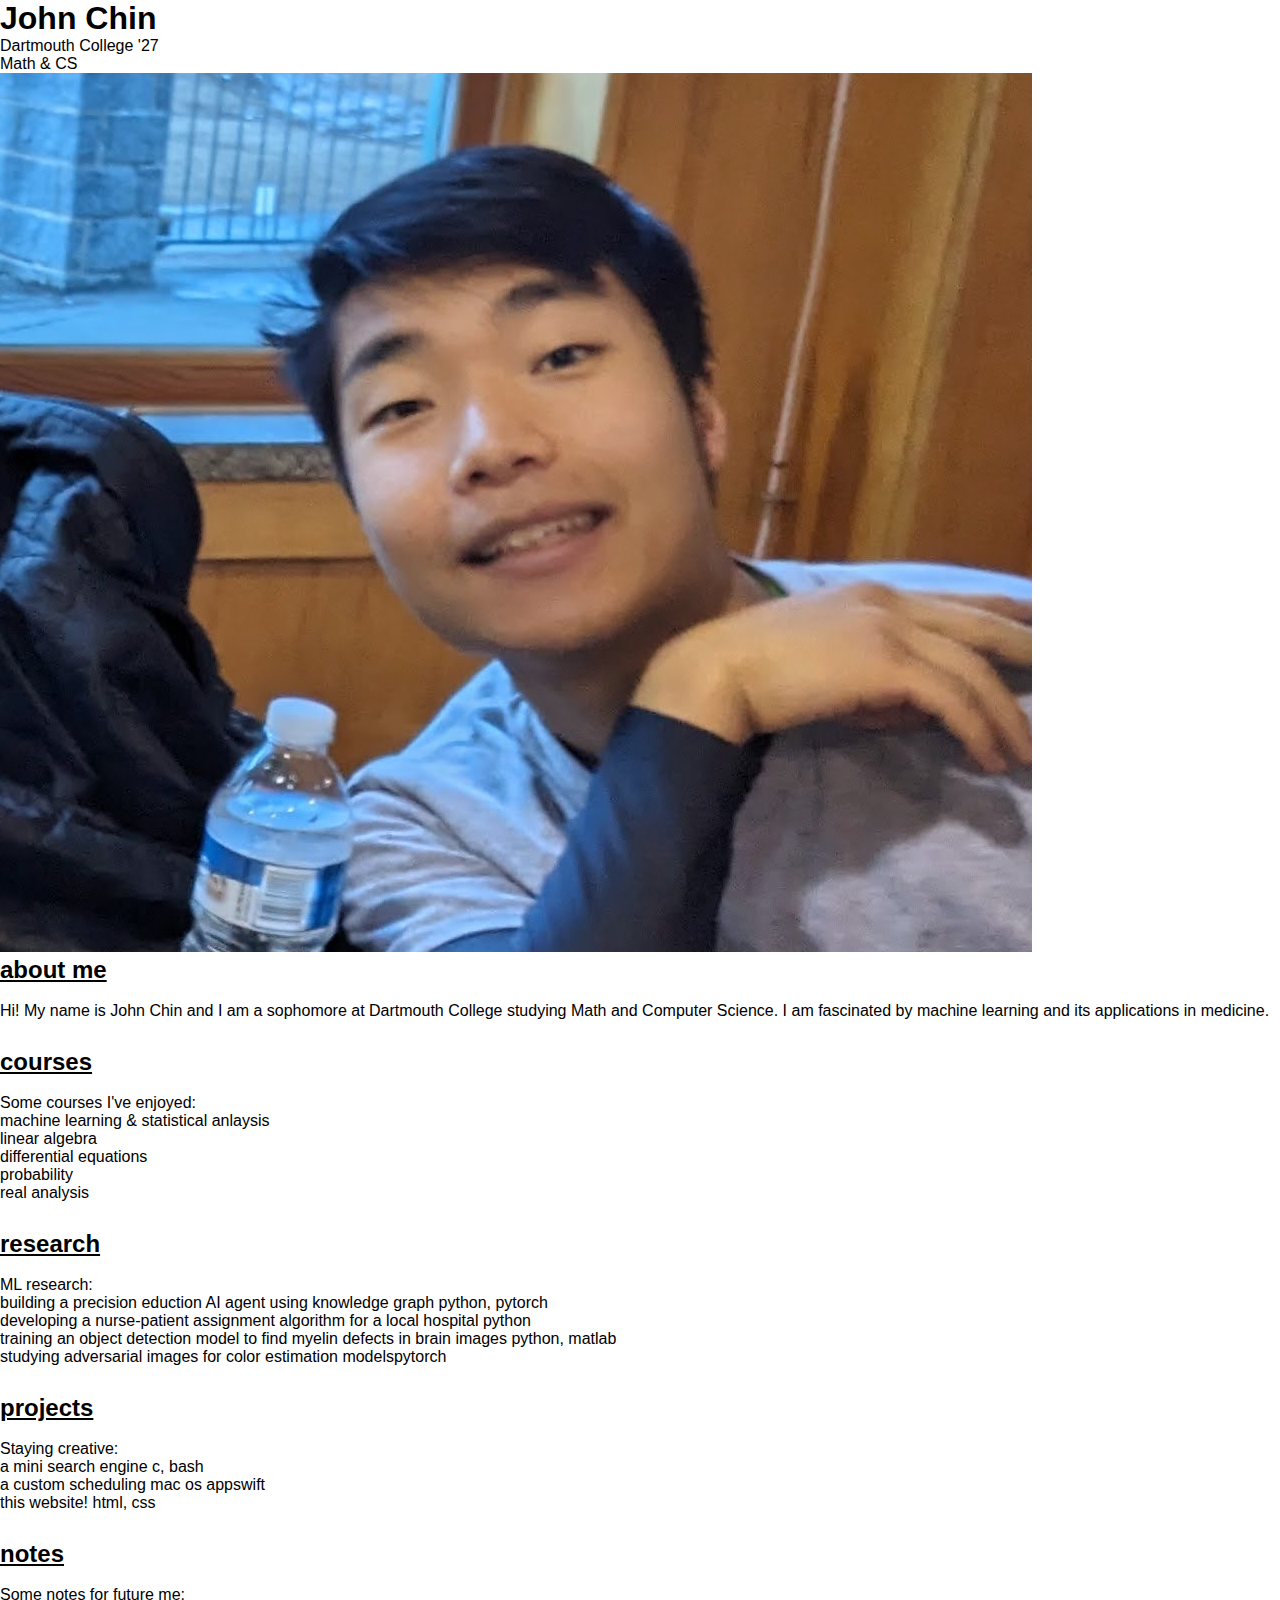
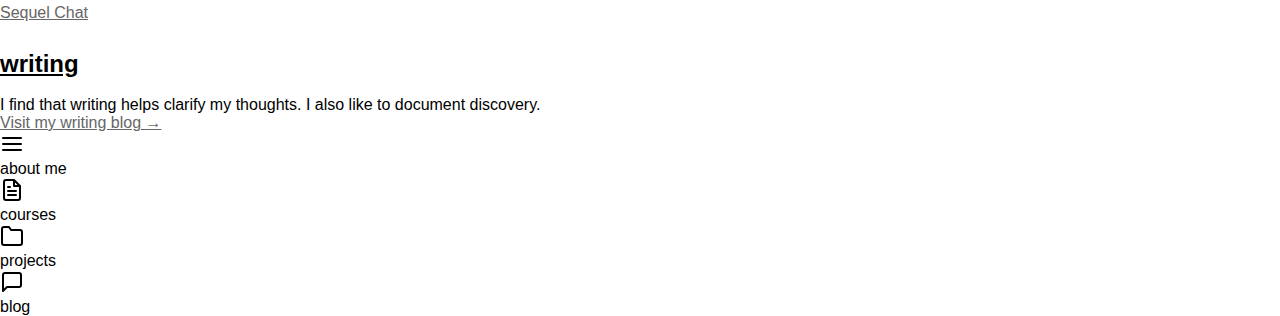
<file: index.html>
<!DOCTYPE html>
<html lang="en">
  <head>
    <meta charset="UTF-8" />
    <link rel="stylesheet" href="./index.css" />
    <meta name="viewport" content="width=device-width, initial-scale=1.0" />
    <link rel="preconnect" href="https://fonts.googleapis.com" />
    <link rel="preconnect" href="https://fonts.gstatic.com" crossorigin />
    <link
      href="https://fonts.googleapis.com/css2?family=Special+Elite&family=Yuji+Mai&display=swap"
      rel="stylesheet"
    />
    <title>John Chin</title>
  </head>
  <body>
    <!-- this is my comment-->
    <div class="top-text">
      <h1>John Chin</h1>
      <p>Dartmouth College '27</p>
      <p>Math & CS</p>
      <img src="./assets/profile_pic.jpeg" alt="Profile picture" />
    </div>

    <div class="main-wrapper">
      <div class="main-sections">
        <h2><u>about me</u></h2>
        <p></p>
        <p>
          <br />
          Hi! My name is John Chin and I am a sophomore at Dartmouth College
          studying Math and Computer Science. I am fascinated by machine
          learning and its applications in medicine.
        </p>
      </div>
      <div class="main-sections">
        <h2><br /><u>courses</u></h2>
        <p>
          <br />
          Some courses I've enjoyed:
        </p>
        <ul>
          <li>machine learning & statistical anlaysis</li>
          <li>linear algebra</li>
          <li>differential equations</li>
          <li>probability</li>
          <li>real analysis</li>
        </ul>
      </div>
      <div class="main-sections">
        <h2><br /><u>research</u></h2>
        <p>
          <br />
          ML research:
        </p>
        <ul>
          <li>building a precision eduction AI agent using knowledge graph <span class="highlight-bubble">python, pytorch</span></li>
          <li>
            developing a nurse-patient assignment algorithm for a local hospital <span class="highlight-bubble">python</span>
          </li>
          <li>
            training an object detection model to find myelin defects in brain
            images <span class="highlight-bubble">python, matlab</span>
          </li>
          <li>studying adversarial images for color estimation models<span class="highlight-bubble">pytorch</span></li>
        </ul>
      </div>
      <div class="main-sections">
        <h2><br /><u>projects</u></h2>
        <p>
          <br />
          Staying creative: 
        </p>
        <ul>
          <li>a mini search engine <span class="highlight-bubble">c, bash</span></li>
          <li>a custom scheduling mac os app<span class="highlight-bubble">swift</span></li>
          <li>this website! <span class="highlight-bubble">html, css</span></li>
      </div>
      <div class="main-sections">
        <h2><br /><u>notes</u></h2>
        <p>
          <br />
          Some notes for future me:
        </p>
        <ul>
          <li><a href="sql_note.html" style="color: #666; text-decoration: underline"
            >Sequel Chat</a
          ></li>
      </div>
      <div class="main-sections">
        <h2><br /><u>writing</u></h2>
        <p>
          <br />
          I find that writing helps clarify my thoughts. I also like to document
          discovery.
          <br />
          <a href="blog.html" style="color: #666; text-decoration: underline"
            >Visit my writing blog →</a
          >
        </p>
      </div>
    </div>

    <div class="navbar">
      <div class="navitem">
        <svg
          xmlns="http://www.w3.org/2000/svg"
          width="24"
          height="24"
          viewBox="0 0 24 24"
          fill="none"
          stroke="#000000"
          stroke-width="2"
          stroke-linecap="round"
          stroke-linejoin="round"
        >
          <line x1="3" y1="12" x2="21" y2="12"></line>
          <line x1="3" y1="6" x2="21" y2="6"></line>
          <line x1="3" y1="18" x2="21" y2="18"></line>
        </svg>
        <p>about me</p>
      </div>
      <div class="navitem">
        <svg
          xmlns="http://www.w3.org/2000/svg"
          width="24"
          height="24"
          viewBox="0 0 24 24"
          fill="none"
          stroke="#000000"
          stroke-width="2"
          stroke-linecap="round"
          stroke-linejoin="round"
        >
          <path
            d="M14 2H6a2 2 0 0 0-2 2v16c0 1.1.9 2 2 2h12a2 2 0 0 0 2-2V8l-6-6z"
          />
          <path d="M14 3v5h5M16 13H8M16 17H8M10 9H8" />
        </svg>
        <p>courses</p>
      </div>
      <div class="navitem">
        <svg
          xmlns="http://www.w3.org/2000/svg"
          width="24"
          height="24"
          viewBox="0 0 24 24"
          fill="none"
          stroke="#000000"
          stroke-width="2"
          stroke-linecap="round"
          stroke-linejoin="round"
        >
          <path
            d="M22 19a2 2 0 0 1-2 2H4a2 2 0 0 1-2-2V5a2 2 0 0 1 2-2h5l2 3h9a2 2 0 0 1 2 2z"
          ></path>
        </svg>
        <p>projects</p>
      </div>
      <div class="navitem">
        <a href="blog.html" style="text-decoration: none; color: inherit">
          <svg
            xmlns="http://www.w3.org/2000/svg"
            width="24"
            height="24"
            viewBox="0 0 24 24"
            fill="none"
            stroke="#000000"
            stroke-width="2"
            stroke-linecap="round"
            stroke-linejoin="round"
          >
            <path
              d="M21 15a2 2 0 0 1-2 2H7l-4 4V5a2 2 0 0 1 2-2h14a2 2 0 0 1 2 2z"
            ></path>
          </svg>
          <p>blog</p>
        </a>
      </div>
    </div>

    <!-- <div class="Lists">
      <ul>
        <li>List item #1</li>
        <li>List item #2</li>
        <li>List item #3</li>
      </ul>
      <ol>
        <li>List item #1</li>
        <li>List item #2</li>
        <li>List item #3</li>
      </ol>
    </div>

    <button>Click me</button>

    <form>
      <h2>Form title</h2>
      <input type="text" placeholder="Enter your first name" />
      <input type="password" />
    </form>

    <a href="https://www.klove.com/" target="_blank">go to klove</a>
    <img
      src="https://drupal8-prod.visitcalifornia.com/sites/drupal8-prod.visitcalifornia.com/files/VC_TheLostBoysSantaCruzTour_SantaCruzBeachBoardwalk_RM_D954X0_1280x640_0.jpg"
      alt=""
    />
    <br />
    <img src="./water.png" style="width: 100px" />
    <table>
      <tr>
        <th>Col 1</th>
        <th>Col 2</th>
        <th>Col 3</th>
      </tr>
      <tr>
        <td>cell 1</td>
        <td>cell 2</td>
        <td>cell 3</td>
      </tr>
    </table> -->
  </body>
</html>
</file>
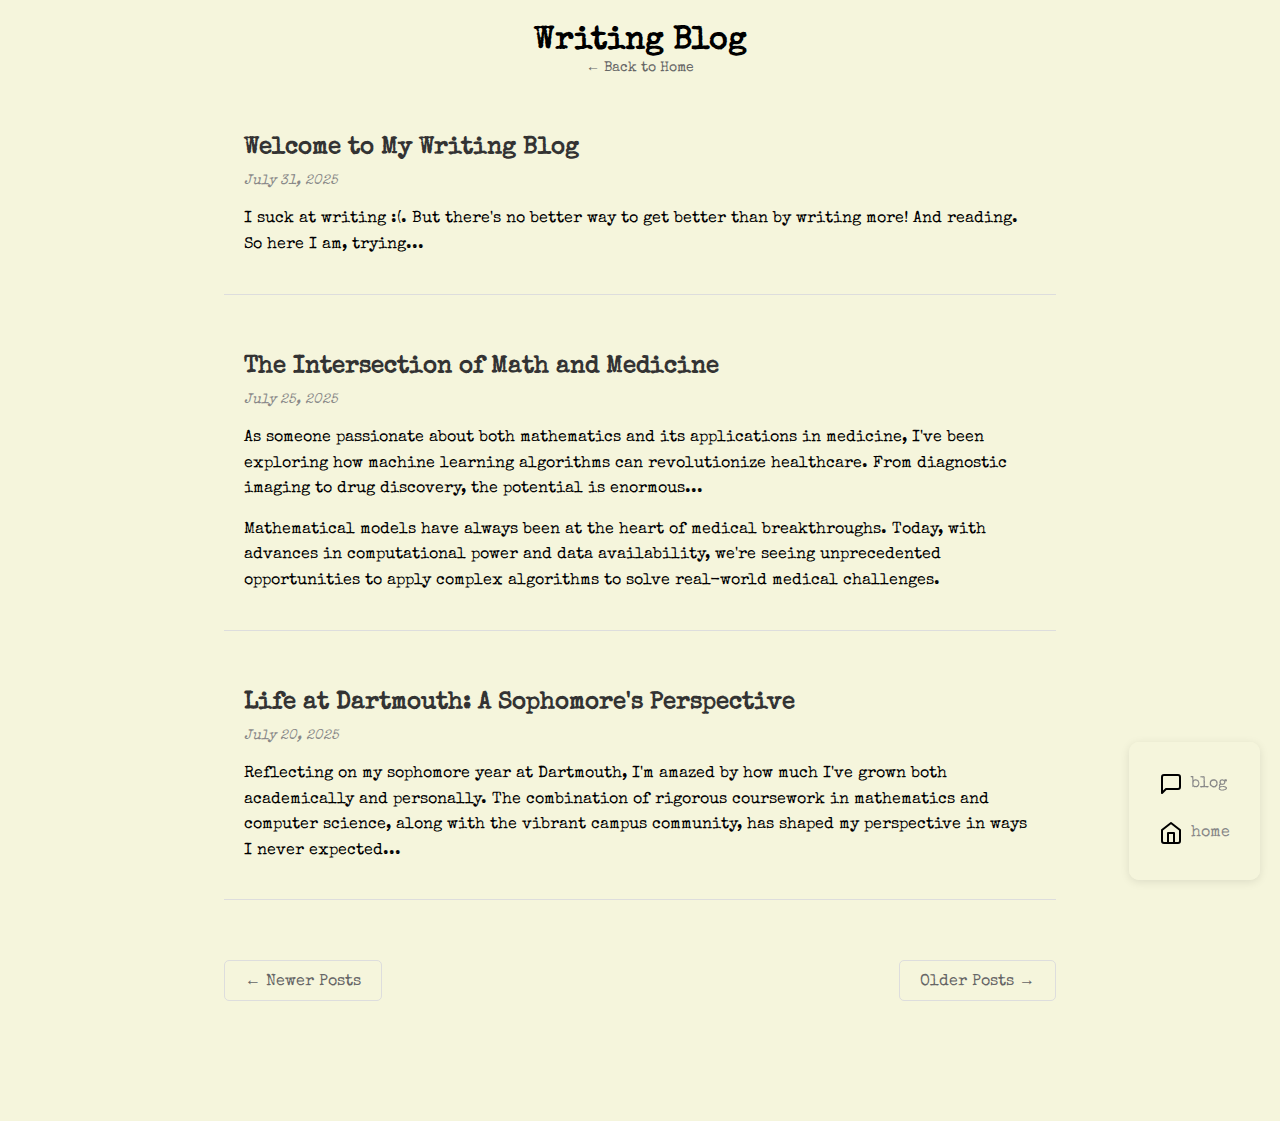
<file: blog.html>
<!DOCTYPE html>
<html lang="en">
  <head>
    <meta charset="UTF-8" />
    <link rel="stylesheet" href="./blog.css" />
    <meta name="viewport" content="width=device-width, initial-scale=1.0" />
    <link rel="preconnect" href="https://fonts.googleapis.com" />
    <link rel="preconnect" href="https://fonts.gstatic.com" crossorigin />
    <link
      href="https://fonts.googleapis.com/css2?family=Special+Elite&family=Yuji+Mai&display=swap"
      rel="stylesheet"
    />
    <title>John Chin - Writing Blog</title>
  </head>
  <body>
    <div class="top-text">
      <h1>Writing Blog</h1>
      <p><a href="index.html" class="back-link">← Back to Home</a></p>
    </div>

    <div class="main-wrapper">
      <div class="blog-post">
        <h2>Welcome to My Writing Blog</h2>
        <p class="post-date">July 31, 2025</p>
        <p>
          I suck at writing :(. But there's no better way to get better than by
          writing more! And reading. So here I am, trying...
        </p>
      </div>

      <div class="blog-post">
        <h2>The Intersection of Math and Medicine</h2>
        <p class="post-date">July 25, 2025</p>
        <p>
          As someone passionate about both mathematics and its applications in
          medicine, I've been exploring how machine learning algorithms can
          revolutionize healthcare. From diagnostic imaging to drug discovery,
          the potential is enormous...
        </p>
        <p>
          Mathematical models have always been at the heart of medical
          breakthroughs. Today, with advances in computational power and data
          availability, we're seeing unprecedented opportunities to apply
          complex algorithms to solve real-world medical challenges.
        </p>
      </div>

      <div class="blog-post">
        <h2>Life at Dartmouth: A Sophomore's Perspective</h2>
        <p class="post-date">July 20, 2025</p>
        <p>
          Reflecting on my sophomore year at Dartmouth, I'm amazed by how much
          I've grown both academically and personally. The combination of
          rigorous coursework in mathematics and computer science, along with
          the vibrant campus community, has shaped my perspective in ways I
          never expected...
        </p>
      </div>

      <div class="blog-navigation">
        <a href="#" class="nav-button">← Newer Posts</a>
        <a href="#" class="nav-button">Older Posts →</a>
      </div>
    </div>

    <div class="navbar">
      <div class="navitem">
        <svg
          xmlns="http://www.w3.org/2000/svg"
          width="24"
          height="24"
          viewBox="0 0 24 24"
          fill="none"
          stroke="#000000"
          stroke-width="2"
          stroke-linecap="round"
          stroke-linejoin="round"
        >
          <path
            d="M21 15a2 2 0 0 1-2 2H7l-4 4V5a2 2 0 0 1 2-2h14a2 2 0 0 1 2 2z"
          ></path>
        </svg>
        <p>blog</p>
      </div>
      <div class="navitem">
        <a href="index.html" style="text-decoration: none; color: inherit">
          <svg
            xmlns="http://www.w3.org/2000/svg"
            width="24"
            height="24"
            viewBox="0 0 24 24"
            fill="none"
            stroke="#000000"
            stroke-width="2"
            stroke-linecap="round"
            stroke-linejoin="round"
          >
            <path d="M3 9l9-7 9 7v11a2 2 0 0 1-2 2H5a2 2 0 0 1-2-2z"></path>
            <polyline points="9,22 9,12 15,12 15,22"></polyline>
          </svg>
          <p>home</p>
        </a>
      </div>
    </div>
  </body>
</html>
</file>
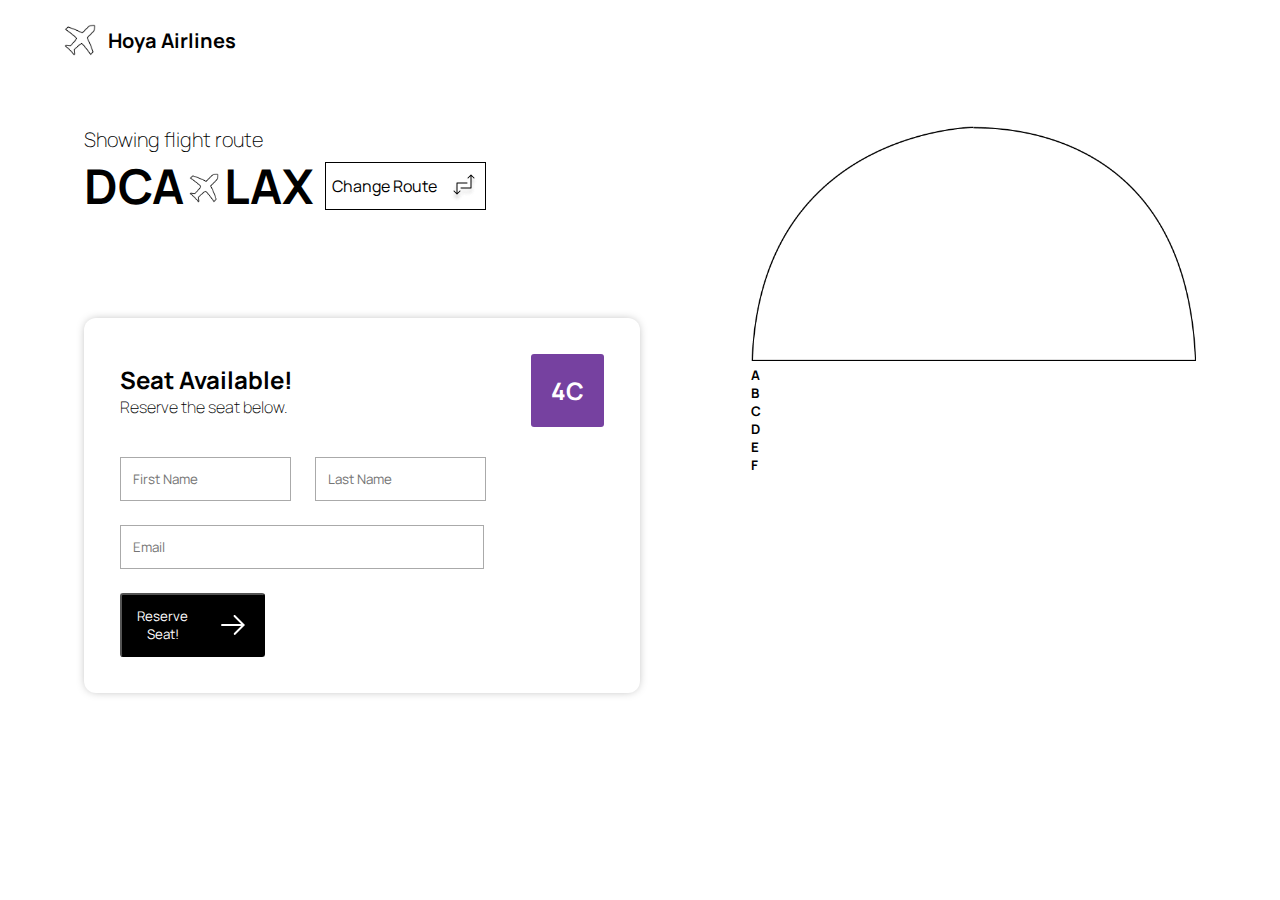
<file: flight.html>
<!DOCTYPE html>
<html lang="en">
  <head>
    <meta charset="UTF-8" />
    <link rel="stylesheet" href="./flight.css" />
    <meta name="viewport" content="width=device-width, initial-scale=1.0" />
    <link rel="preconnect" href="https://fonts.googleapis.com" />
    <link rel="preconnect" href="https://fonts.gstatic.com" crossorigin />
    <link
      href="https://fonts.googleapis.com/css2?family=Manrope:wght@200..800&display=swap"
      rel="stylesheet" />
    <title>Hoya Airlines</title>
  </head>
  <body>
    <div class="content">
      <div class="navbar">
        <img src="./assets/logo.png" />
        <h1>Hoya Airlines</h1>
      </div>
      <div class="main-container">
        <div class="left">
          <div class="left-top">
            <h6>Showing flight route</h6>
            <div class="left-top-route">
              <h3>DCA</h3>
              <img src="./assets/logo.png" id="plane" />
              <h3>LAX</h3>
              <a href="index.html" class="pancake"
                ><p>Change Route</p> <img src="./assets/change.png"
              /></a>
            </div>
          </div>
          <div class="left-main">
            <div class="left-main-top">
              <div class="left-main-top-left">
                <h5>Seat Available!</h5>
                <p>Reserve the seat below.</p>
              </div>
              <h4 id="seat-number">4C</h4>
            </div>
            <div class="left-main-form">
              <div class="left-main-form-row">
                <input type="text" placeholder="First Name" />
                <input type="text" placeholder="Last Name" />
              </div>
              <input type="text" placeholder="Email" id="email-input" />
              <button>
                <p>Reserve Seat!</p>
                <img src="./assets/arrow.png" />
              </button>
            </div>
          </div>
        </div>
        <div class="right">
          <img id="plane-top" src="./assets/plane-front.png" />
          <div class="plane-rows">
            <div class="plane-side">
              <h5>A</h5>
              <h5>B</h5>
              <h5>C</h5>
              <div class="seat"></div>
              <div class="seat"></div>
              <div class="seat"></div>
              <div class="seat"></div>
              <div class="seat"></div>
              <div class="seat"></div>
              <div class="seat"></div>
              <div class="seat"></div>
              <div class="seat taken"></div>
              <div class="seat"></div>
              <div class="seat"></div>
              <div class="seat selected"></div>
              <div class="seat"></div>
              <div class="seat"></div>
              <div class="seat"></div>
              <div class="seat taken"></div>
              <div class="seat"></div>
              <div class="seat"></div>
              <div class="seat"></div>
              <div class="seat"></div>
              <div class="seat"></div>
              <div class="seat taken"></div>
              <div class="seat"></div>
              <div class="seat"></div>
              <div class="seat"></div>
              <div class="seat"></div>
              <div class="seat"></div>
              <div class="seat taken"></div>
              <div class="seat"></div>
              <div class="seat"></div>
              <div class="seat"></div>
              <div class="seat"></div>
              <div class="seat"></div>
              <div class="seat"></div>
              <div class="seat"></div>
              <div class="seat"></div>
            </div>
            <div class="plane-side">
              <h5>D</h5>
              <h5>E</h5>
              <h5>F</h5>
              <div class="seat"></div>
              <div class="seat"></div>
              <div class="seat"></div>
              <div class="seat"></div>
              <div class="seat"></div>
              <div class="seat"></div>
              <div class="seat"></div>
              <div class="seat"></div>
              <div class="seat"></div>
              <div class="seat"></div>
              <div class="seat"></div>
              <div class="seat"></div>
              <div class="seat"></div>
              <div class="seat"></div>
              <div class="seat"></div>
              <div class="seat"></div>
              <div class="seat"></div>
              <div class="seat"></div>
              <div class="seat"></div>
              <div class="seat"></div>
              <div class="seat"></div>
              <div class="seat"></div>
              <div class="seat"></div>
              <div class="seat"></div>
              <div class="seat"></div>
              <div class="seat"></div>
              <div class="seat"></div>
              <div class="seat"></div>
              <div class="seat"></div>
              <div class="seat"></div>
              <div class="seat"></div>
              <div class="seat"></div>
              <div class="seat"></div>
              <div class="seat"></div>
              <div class="seat"></div>
              <div class="seat"></div>
            </div>
          </div>
        </div>
      </div>
    </div>
  </body>
</html>
</file>
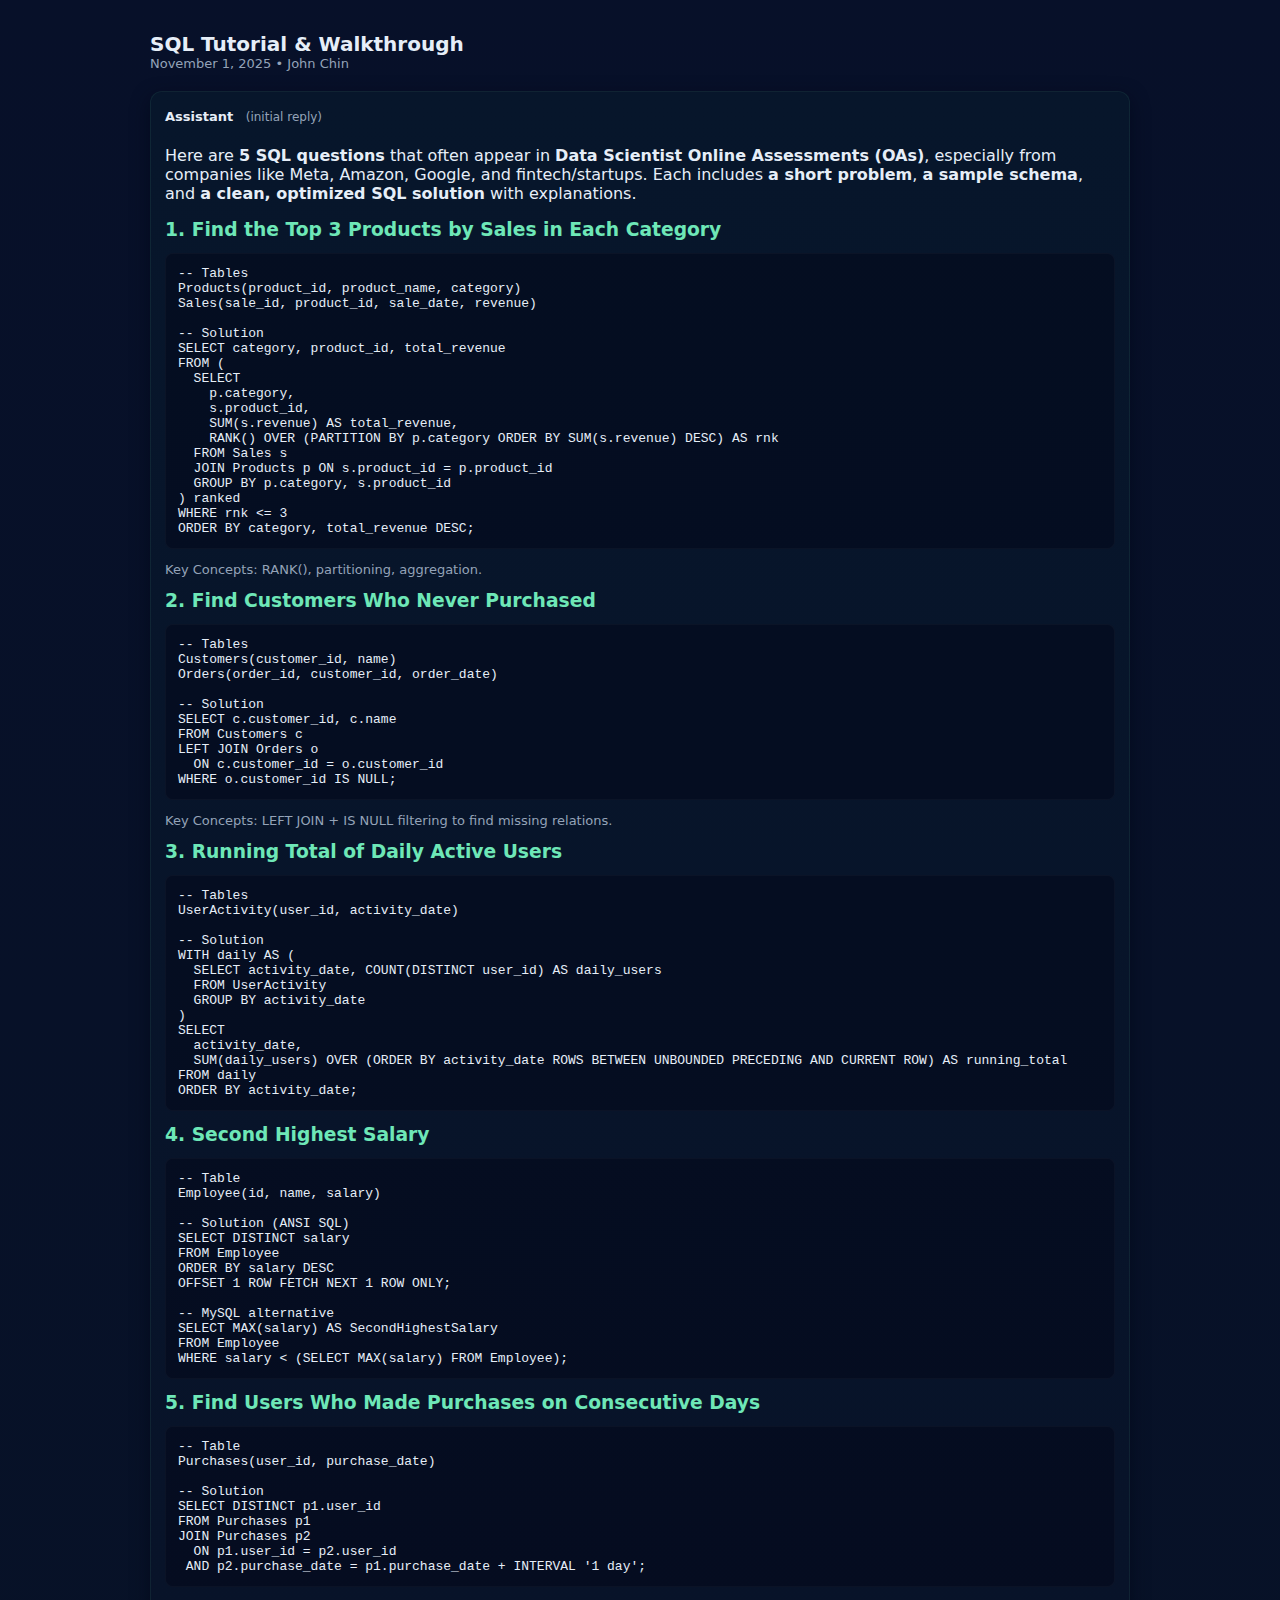
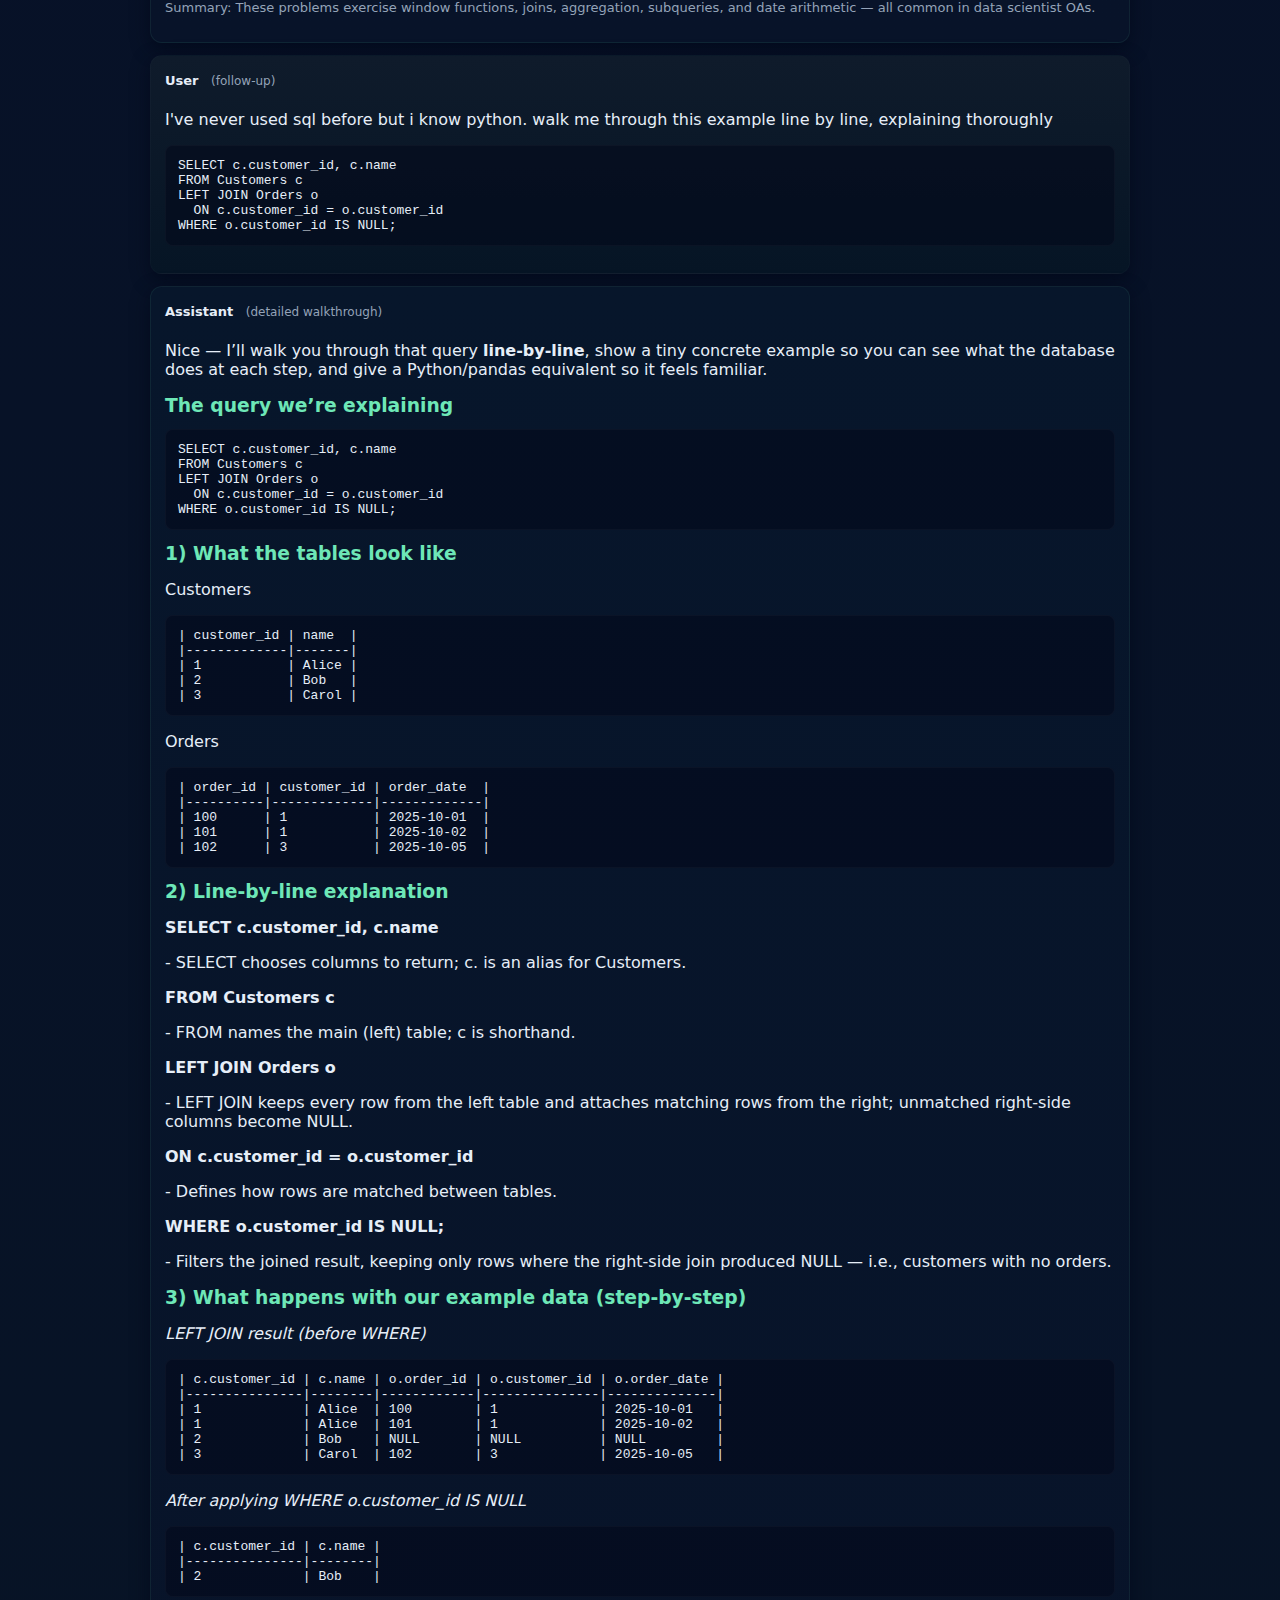
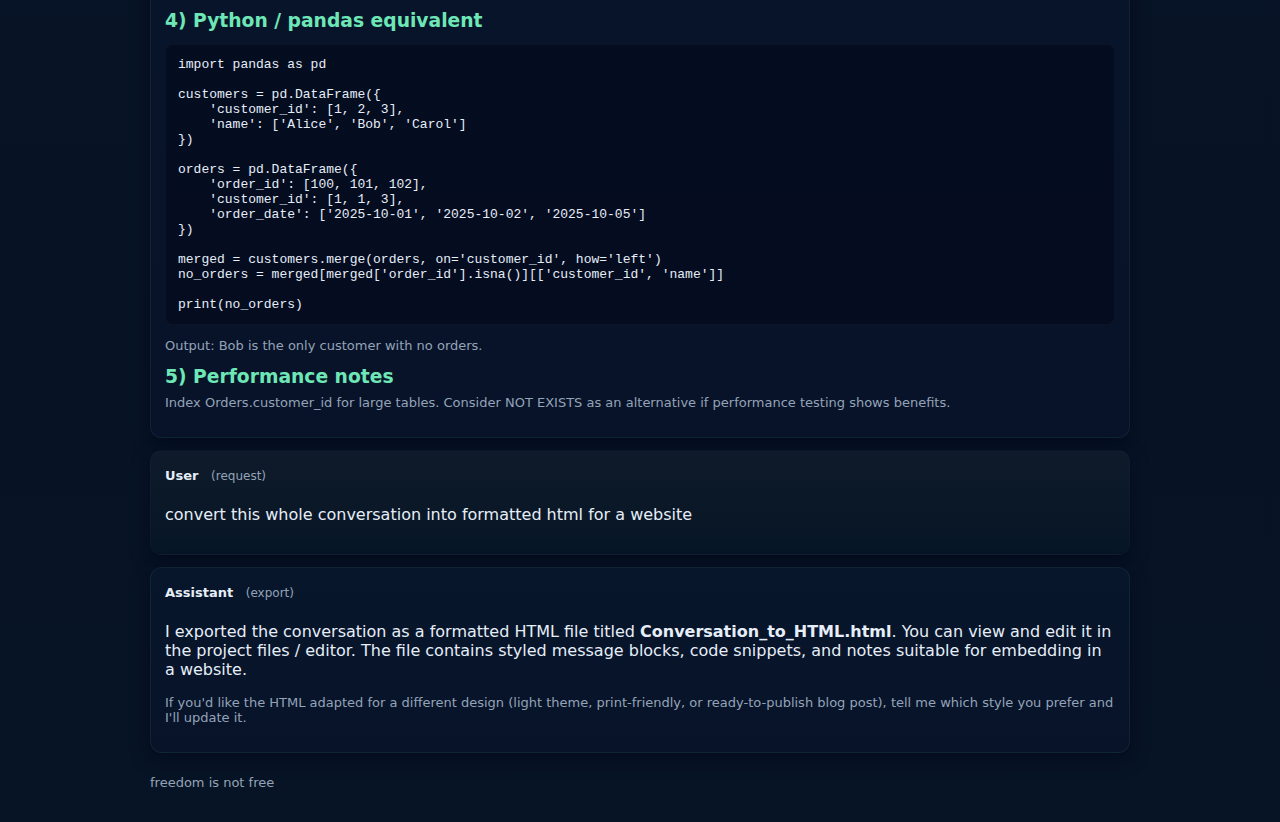
<file: sql_note.html>
<!DOCTYPE html>
<html lang="en">
  <head>
    <meta charset="utf-8" />
    <meta name="viewport" content="width=device-width,initial-scale=1" />
    <title>SQL tutorial</title>
    <style>
      :root {
        --bg: #0f1724;
        --card: #0b1220;
        --accent: #6ee7b7;
        --muted: #94a3b8;
        --user: #1e293b;
        --assistant: #041529;
      }
      body {
        font-family: Inter, system-ui, -apple-system, "Segoe UI", Roboto,
          "Helvetica Neue", Arial;
        background: linear-gradient(180deg, #071029 0%, #071425 100%);
        color: #e6eef8;
        margin: 0;
        padding: 32px;
      }
      .container {
        max-width: 980px;
        margin: 0 auto;
      }
      header {
        display: flex;
        align-items: center;
        gap: 16px;
        margin-bottom: 20px;
      }
      header h1 {
        font-size: 20px;
        margin: 0;
      }
      .meta {
        color: var(--muted);
        font-size: 13px;
      }
      .conversation {
        display: flex;
        flex-direction: column;
        gap: 12px;
      }
      .message {
        padding: 14px;
        border-radius: 12px;
        box-shadow: 0 6px 18px rgba(2, 6, 23, 0.6);
        max-width: 100%;
      }
      .user {
        background: linear-gradient(180deg, #0f1b2b, #061525);
        border: 1px solid rgba(255, 255, 255, 0.02);
      }
      .assistant {
        background: linear-gradient(180deg, #07162b, #081329);
        border: 1px solid rgba(110, 231, 183, 0.08);
      }
      .role {
        font-weight: 600;
        font-size: 13px;
        margin-bottom: 6px;
        display: inline-block;
      }
      .time {
        font-size: 12px;
        color: var(--muted);
        margin-left: 8px;
        font-weight: 500;
      }
      pre {
        background: rgba(2, 6, 23, 0.5);
        padding: 12px;
        border-radius: 8px;
        overflow: auto;
        border: 1px solid rgba(255, 255, 255, 0.03);
        font-family: ui-monospace, SFMono-Regular, Menlo, Monaco, "Roboto Mono",
          "Courier New", monospace;
        font-size: 13px;
      }
      code {
        font-family: inherit;
      }
      .snippet {
        margin-top: 8px;
      }
      .section-title {
        color: var(--accent);
        font-weight: 700;
        margin: 8px 0;
      }
      .note {
        font-size: 13px;
        color: var(--muted);
        margin-top: 6px;
      }
      footer {
        margin-top: 22px;
        color: var(--muted);
        font-size: 13px;
      }
      /* responsive */
      @media (max-width: 600px) {
        body {
          padding: 16px;
        }
        .container {
          padding: 0;
        }
      }
    </style>
  </head>
  <body>
    <div class="container">
      <header>
        <div>
          <h1>SQL Tutorial & Walkthrough</h1>
          <div class="meta">November 1, 2025 • John Chin</div>
        </div>
      </header>

      <main class="conversation">
        <!-- Assistant: initial list of 5 SQL questions -->
        <article class="message assistant">
          <div class="role">
            Assistant <span class="time">(initial reply)</span>
          </div>
          <div>
            <p>
              Here are <strong>5 SQL questions</strong> that often appear in
              <strong>Data Scientist Online Assessments (OAs)</strong>,
              especially from companies like Meta, Amazon, Google, and
              fintech/startups. Each includes <strong>a short problem</strong>,
              <strong>a sample schema</strong>, and
              <strong>a clean, optimized SQL solution</strong> with
              explanations.
            </p>

            <h3 class="section-title">
              1. Find the Top 3 Products by Sales in Each Category
            </h3>
            <pre><code>-- Tables
Products(product_id, product_name, category)
Sales(sale_id, product_id, sale_date, revenue)

-- Solution
SELECT category, product_id, total_revenue
FROM (
  SELECT 
    p.category,
    s.product_id,
    SUM(s.revenue) AS total_revenue,
    RANK() OVER (PARTITION BY p.category ORDER BY SUM(s.revenue) DESC) AS rnk
  FROM Sales s
  JOIN Products p ON s.product_id = p.product_id
  GROUP BY p.category, s.product_id
) ranked
WHERE rnk <= 3
ORDER BY category, total_revenue DESC;
</code></pre>
            <p class="note">
              Key Concepts: <code>RANK()</code>, partitioning, aggregation.
            </p>

            <h3 class="section-title">2. Find Customers Who Never Purchased</h3>
            <pre><code>-- Tables
Customers(customer_id, name)
Orders(order_id, customer_id, order_date)

-- Solution
SELECT c.customer_id, c.name
FROM Customers c
LEFT JOIN Orders o
  ON c.customer_id = o.customer_id
WHERE o.customer_id IS NULL;
</code></pre>
            <p class="note">
              Key Concepts: <code>LEFT JOIN</code> +
              <code>IS NULL</code> filtering to find missing relations.
            </p>

            <h3 class="section-title">
              3. Running Total of Daily Active Users
            </h3>
            <pre><code>-- Tables
UserActivity(user_id, activity_date)

-- Solution
WITH daily AS (
  SELECT activity_date, COUNT(DISTINCT user_id) AS daily_users
  FROM UserActivity
  GROUP BY activity_date
)
SELECT 
  activity_date,
  SUM(daily_users) OVER (ORDER BY activity_date ROWS BETWEEN UNBOUNDED PRECEDING AND CURRENT ROW) AS running_total
FROM daily
ORDER BY activity_date;
</code></pre>

            <h3 class="section-title">4. Second Highest Salary</h3>
            <pre><code>-- Table
Employee(id, name, salary)

-- Solution (ANSI SQL)
SELECT DISTINCT salary
FROM Employee
ORDER BY salary DESC
OFFSET 1 ROW FETCH NEXT 1 ROW ONLY;

-- MySQL alternative
SELECT MAX(salary) AS SecondHighestSalary
FROM Employee
WHERE salary &lt; (SELECT MAX(salary) FROM Employee);
</code></pre>

            <h3 class="section-title">
              5. Find Users Who Made Purchases on Consecutive Days
            </h3>
            <pre><code>-- Table
Purchases(user_id, purchase_date)

-- Solution
SELECT DISTINCT p1.user_id
FROM Purchases p1
JOIN Purchases p2
  ON p1.user_id = p2.user_id
 AND p2.purchase_date = p1.purchase_date + INTERVAL '1 day';
</code></pre>

            <p class="note">
              Summary: These problems exercise window functions, joins,
              aggregation, subqueries, and date arithmetic — all common in data
              scientist OAs.
            </p>
          </div>
        </article>

        <!-- User: I've never used SQL before but I know python. walk me through... -->
        <article class="message user">
          <div class="role">User <span class="time">(follow-up)</span></div>
          <div>
            <p>
              I've never used sql before but i know python. walk me through this
              example line by line, explaining thoroughly
            </p>

            <pre><code>SELECT c.customer_id, c.name
FROM Customers c
LEFT JOIN Orders o
  ON c.customer_id = o.customer_id
WHERE o.customer_id IS NULL;
</code></pre>
          </div>
        </article>

        <!-- Assistant: detailed walkthrough -->
        <article class="message assistant">
          <div class="role">
            Assistant <span class="time">(detailed walkthrough)</span>
          </div>
          <div>
            <p>
              Nice — I’ll walk you through that query
              <strong>line-by-line</strong>, show a tiny concrete example so you
              can see what the database does at each step, and give a
              Python/pandas equivalent so it feels familiar.
            </p>

            <h3 class="section-title">The query we’re explaining</h3>
            <pre><code>SELECT c.customer_id, c.name
FROM Customers c
LEFT JOIN Orders o
  ON c.customer_id = o.customer_id
WHERE o.customer_id IS NULL;
</code></pre>

            <h3 class="section-title">1) What the tables look like</h3>
            <p>Customers</p>
            <pre><code>| customer_id | name  |
|-------------|-------|
| 1           | Alice |
| 2           | Bob   |
| 3           | Carol |</code></pre>

            <p>Orders</p>
            <pre><code>| order_id | customer_id | order_date  |
|----------|-------------|-------------|
| 100      | 1           | 2025-10-01  |
| 101      | 1           | 2025-10-02  |
| 102      | 3           | 2025-10-05  |</code></pre>

            <h3 class="section-title">2) Line-by-line explanation</h3>
            <p><strong>SELECT c.customer_id, c.name</strong></p>
            <p>
              - <code>SELECT</code> chooses columns to return;
              <code>c.</code> is an alias for <code>Customers</code>.
            </p>

            <p><strong>FROM Customers c</strong></p>
            <p>
              - <code>FROM</code> names the main (left) table; <code>c</code> is
              shorthand.
            </p>

            <p><strong>LEFT JOIN Orders o</strong></p>
            <p>
              - <code>LEFT JOIN</code> keeps every row from the left table and
              attaches matching rows from the right; unmatched right-side
              columns become <code>NULL</code>.
            </p>

            <p><strong>ON c.customer_id = o.customer_id</strong></p>
            <p>- Defines how rows are matched between tables.</p>

            <p><strong>WHERE o.customer_id IS NULL;</strong></p>
            <p>
              - Filters the joined result, keeping only rows where the
              right-side join produced <code>NULL</code> — i.e., customers with
              no orders.
            </p>

            <h3 class="section-title">
              3) What happens with our example data (step-by-step)
            </h3>
            <p><em>LEFT JOIN result (before WHERE)</em></p>
            <pre><code>| c.customer_id | c.name | o.order_id | o.customer_id | o.order_date |
|---------------|--------|------------|---------------|--------------|
| 1             | Alice  | 100        | 1             | 2025-10-01   |
| 1             | Alice  | 101        | 1             | 2025-10-02   |
| 2             | Bob    | NULL       | NULL          | NULL         |
| 3             | Carol  | 102        | 3             | 2025-10-05   |</code></pre>

            <p><em>After applying WHERE o.customer_id IS NULL</em></p>
            <pre><code>| c.customer_id | c.name |
|---------------|--------|
| 2             | Bob    |</code></pre>

            <h3 class="section-title">4) Python / pandas equivalent</h3>
            <pre><code>import pandas as pd

customers = pd.DataFrame({
    'customer_id': [1, 2, 3],
    'name': ['Alice', 'Bob', 'Carol']
})

orders = pd.DataFrame({
    'order_id': [100, 101, 102],
    'customer_id': [1, 1, 3],
    'order_date': ['2025-10-01', '2025-10-02', '2025-10-05']
})

merged = customers.merge(orders, on='customer_id', how='left')
no_orders = merged[merged['order_id'].isna()][['customer_id', 'name']]

print(no_orders)
</code></pre>

            <p class="note">Output: Bob is the only customer with no orders.</p>

            <h3 class="section-title">5) Performance notes</h3>
            <p class="note">
              Index <code>Orders.customer_id</code> for large tables. Consider
              <code>NOT EXISTS</code> as an alternative if performance testing
              shows benefits.
            </p>
          </div>
        </article>

        <!-- User: convert this whole conversation into formatted html for a website -->
        <article class="message user">
          <div class="role">User <span class="time">(request)</span></div>
          <div>
            <p>
              convert this whole conversation into formatted html for a website
            </p>
          </div>
        </article>

        <!-- Assistant: confirmation (will not include document contents here) -->
        <article class="message assistant">
          <div class="role">Assistant <span class="time">(export)</span></div>
          <div>
            <p>
              I exported the conversation as a formatted HTML file titled
              <strong>Conversation_to_HTML.html</strong>. You can view and edit
              it in the project files / editor. The file contains styled message
              blocks, code snippets, and notes suitable for embedding in a
              website.
            </p>
            <p class="note">
              If you'd like the HTML adapted for a different design (light
              theme, print-friendly, or ready-to-publish blog post), tell me
              which style you prefer and I'll update it.
            </p>
          </div>
        </article>
      </main>

      <footer>
        <div>freedom is not free</div>
      </footer>
    </div>
  </body>
</html>
</file>
<file: index.css>
* {
  font-family: "Manrope", sans-serif;
  margin: 0;
  padding: 0;
}

.main-content {
  display: flex;
  flex-direction: column;
  align-items: center;
  margin-top: 275px;
}

.main-content img {
  width: 80px;
}

#main-input {
  padding: 12px;
  width: 300px;
  border-radius: 3px;
  outline: none;
  border: 1px solid #cccccc;
  z-index: 2;
}

.inner {
  margin-top: 30px;
}

#main-btn {
  background-color: #7641a0;
  padding-top: 12px;
  padding-bottom: 12px;
  padding-left: 24px;
  padding-right: 24px;
  border-radius: 3px;
  border: none;
  color: white;
  margin-left: 5px;
}

#main-btn:hover {
  cursor: pointer;
  background-color: #a473cb;
}

.earth {
  width: 50%;
  position: absolute;
  bottom: 0px;
  left: 0px;
  z-index: -1;
}
</file>
<file: blog.css>
* {
  font-family: "Special Elite", sans-serif;
  margin: 0;
  padding: 0;
  background-color: beige;
}

.top-text {
  display: flex;
  flex-direction: column;
  align-items: center;
  margin-top: 25px;
}

.back-link {
  color: #666;
  text-decoration: none;
  font-size: 14px;
  margin-top: 10px;
  transition: color 0.2s;
}

.back-link:hover {
  color: #333;
}

.main-wrapper {
  width: 65%;
  margin: 0 auto;
  padding-bottom: 100px;
}

.blog-post {
  margin-top: 40px;
  margin-bottom: 40px;
  padding: 20px;
  border-bottom: 1px solid #ddd;
}

.blog-post h2 {
  margin-bottom: 10px;
  color: #333;
}

.post-date {
  color: #888;
  font-size: 14px;
  margin-bottom: 15px;
  font-style: italic;
}

.blog-post p {
  line-height: 1.6;
  margin-bottom: 15px;
}

.blog-navigation {
  display: flex;
  justify-content: space-between;
  margin-top: 40px;
  padding: 20px 0;
}

.nav-button {
  color: #666;
  text-decoration: none;
  padding: 10px 20px;
  border: 1px solid #ddd;
  border-radius: 5px;
  transition: all 0.2s;
}

.nav-button:hover {
  background-color: #f5f5f5;
  color: #333;
}

.navbar {
  position: fixed;
  bottom: 20px;
  right: 20px;
  display: flex;
  flex-direction: column;
  color: #888;
  padding: 20px;
  border-radius: 10px;
  cursor: pointer;
  transition: all 0.2s;
  background-color: rgba(245, 245, 220, 0.9);
  box-shadow: 0 2px 10px rgba(0, 0, 0, 0.1);
}

.navitem {
  display: flex;
  align-items: center;
  transition: all 0.2s;
  border-radius: 100px;
  background: none;
  margin-bottom: 5px;
  padding: 10px;
}

.navitem:hover {
  background-color: rgba(255, 255, 255, 0.5);
}

.navitem svg {
  margin-right: 8px;
}

.navitem a {
  display: flex;
  align-items: center;
  width: 100%;
}

.navitem a svg {
  margin-right: 8px;
}

/* Responsive design for smaller screens */
@media (max-width: 768px) {
  .main-wrapper {
    width: 90%;
  }

  .blog-navigation {
    flex-direction: column;
    gap: 10px;
  }

  .navbar {
    position: relative;
    bottom: auto;
    right: auto;
    margin: 20px auto;
    width: fit-content;
  }
}
</file>
<file: flight.css>
* {
  margin: 0;
  padding: 0;
  font-family: "Manrope";
}

.content {
  width: 90%;
  margin-left: auto;
  margin-right: auto;
}

.navbar {
  display: flex;
  flex-direction: row;
  align-items: center;
  padding-top: 24px;
}

.navbar img {
  width: 32px;
}

.navbar h1 {
  margin-left: 12px;
  font-size: 20px;
}

.main-container {
  display: flex;
  flex-direction: row;

  justify-content: space-between;
  margin-top: 50px;
  padding: 20px;
}

.left {
  width: 50%;
}
.right {
  width: 40%;
}

.right img {
  width: 100%;
}

.left-top {
  margin-bottom: 100px;
}

.left-top-route {
  display: flex;
  flex-direction: row;
  align-items: center;
}
.left-top-route h3 {
  font-size: 48px;
}
.left-top h6 {
  font-size: 20px;
  font-weight: 200;
}
#plane {
  width: 30px;
  margin-left: 5px;
  margin-right: 5px;
}

.left-top-route a {
  display: flex;
  align-items: center;
  margin-left: 12px;
  text-decoration: none;
  color: #000;
  border: 1px solid black;
  padding: 6px;
}
.left-top-route img {
  margin-top: 5px;
  margin-left: 12px;
}

.left-main {
  box-shadow: 0px 0px 10px -2px #aaa;
  padding: 36px;
  border-radius: 12px;
}

.left-main-top {
  display: flex;
  flex-direction: row;
  justify-content: space-between;
  align-items: center;
}
.left-main-top-left h5 {
  font-size: 24px;
}
.left-main-top-left p {
  font-size: 16px;
  font-weight: 200;
}
#seat-number {
  font-size: 24px;
  background-color: #7641a0;
  color: white;
  padding: 20px;
  border-radius: 3px;
}

.left-main-form {
  margin-top: 30px;
  display: flex;
  flex-direction: column;
}

.left-main-form-row {
  display: flex;
}
.left-main-form-row input {
  padding: 12px;
  margin-right: 24px;
  width: 30%;
  border: 1px solid #aaa;
}

#email-input {
  padding: 12px;
  width: calc(60% + 48px);
  margin-top: 24px;
  border: 1px solid #aaa;
}

.left-main-form button {
  background: black;
  width: 30%;
  padding: 12px;
  border-radius: 3px;
  color: white;
  display: flex;
  align-items: center;
  margin-top: 24px;
  justify-content: space-between;
}
.left-main-form button img {
  margin-left: 24px;
}
</file>
